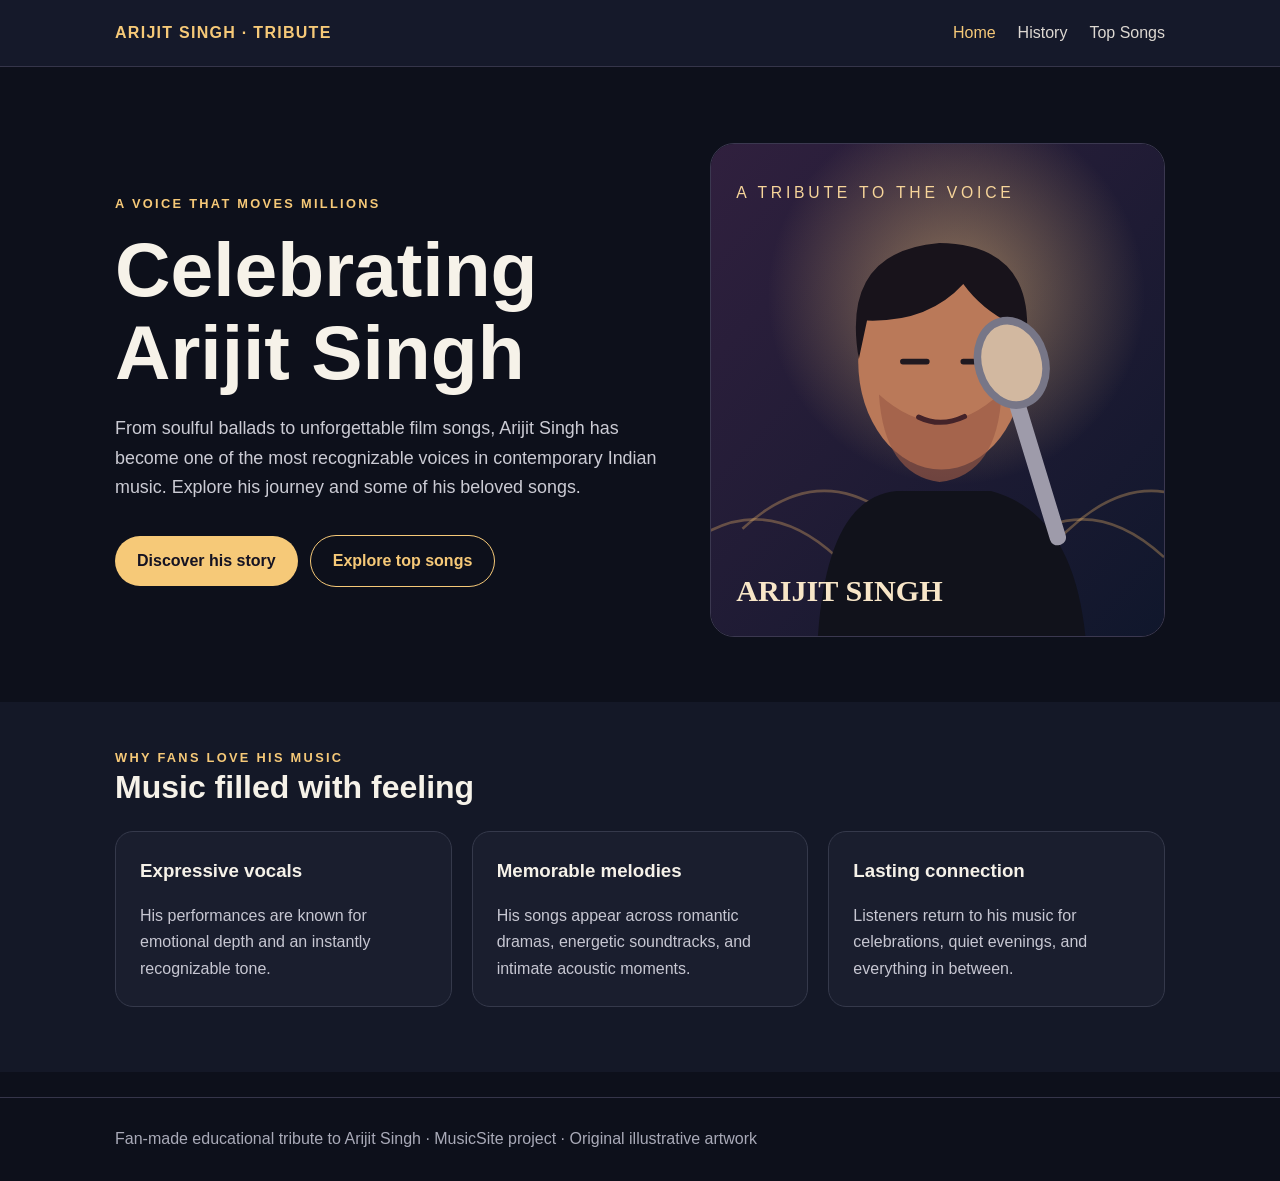
<file: index.html>
<!DOCTYPE html><html lang="en"><head><meta charset="utf-8"><meta name="viewport" content="width=device-width, initial-scale=1"><meta name="description" content="A fan-made tribute to Indian playback singer Arijit Singh."><title>Home | Arijit Singh Tribute</title><link rel="stylesheet" href="style.css"></head><body><header><div class="wrap nav"><a class="brand" href="index.html">ARIJIT SINGH · TRIBUTE</a><nav class="navlinks" aria-label="Main navigation"><a href="index.html" class="active">Home</a><a href="history.html" class="">History</a><a href="songs.html" class="">Top Songs</a></nav></div></header><main><div class="wrap hero"><div><div class="eyebrow">A voice that moves millions</div><h1>Celebrating<br>Arijit Singh</h1><p class="lead">From soulful ballads to unforgettable film songs, Arijit Singh has become one of the most recognizable voices in contemporary Indian music. Explore his journey and some of his beloved songs.</p><a class="button" href="history.html">Discover his story</a><a class="button secondary" href="songs.html">Explore top songs</a></div><img src="arijit-tribute.svg" alt="Original illustrated tribute artwork of a singer with a microphone"></div><section class="section" style="background:#141827"><div class="wrap"><div class="eyebrow">Why fans love his music</div><h2>Music filled with feeling</h2><div class="cards"><article class="card"><h3>Expressive vocals</h3><p>His performances are known for emotional depth and an instantly recognizable tone.</p></article><article class="card"><h3>Memorable melodies</h3><p>His songs appear across romantic dramas, energetic soundtracks, and intimate acoustic moments.</p></article><article class="card"><h3>Lasting connection</h3><p>Listeners return to his music for celebrations, quiet evenings, and everything in between.</p></article></div></div></section></main><footer><div class="wrap">Fan-made educational tribute to Arijit Singh · MusicSite project · Original illustrative artwork</div></footer></body></html>
</file>
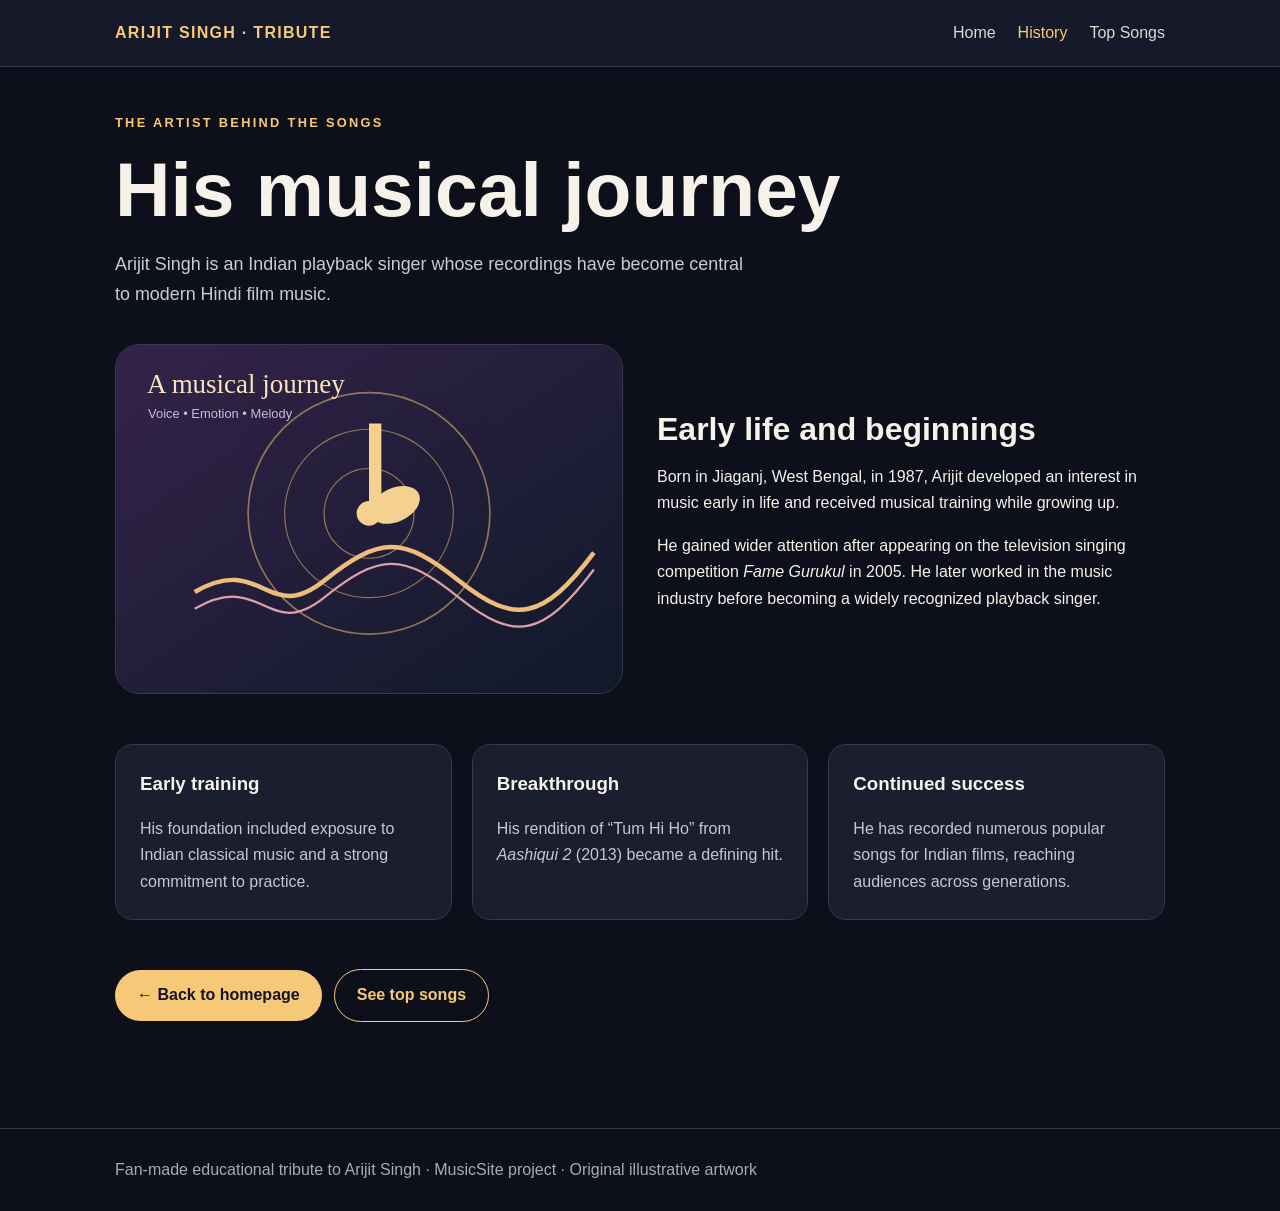
<file: history.html>
<!DOCTYPE html><html lang="en"><head><meta charset="utf-8"><meta name="viewport" content="width=device-width, initial-scale=1"><meta name="description" content="A fan-made tribute to Indian playback singer Arijit Singh."><title>History | Arijit Singh Tribute</title><link rel="stylesheet" href="style.css"></head><body><header><div class="wrap nav"><a class="brand" href="index.html">ARIJIT SINGH · TRIBUTE</a><nav class="navlinks" aria-label="Main navigation"><a href="index.html" class="">Home</a><a href="history.html" class="active">History</a><a href="songs.html" class="">Top Songs</a></nav></div></header><main><section class="wrap section"><div class="eyebrow">The artist behind the songs</div><h1>His musical journey</h1><p class="lead">Arijit Singh is an Indian playback singer whose recordings have become central to modern Hindi film music.</p><div class="feature"><img src="music-journey.svg" alt="Original musical illustration featuring circular sound patterns and a note"><div><h2>Early life and beginnings</h2><p>Born in Jiaganj, West Bengal, in 1987, Arijit developed an interest in music early in life and received musical training while growing up.</p><p>He gained wider attention after appearing on the television singing competition <em>Fame Gurukul</em> in 2005. He later worked in the music industry before becoming a widely recognized playback singer.</p></div></div><div class="cards"><article class="card"><h3>Early training</h3><p>His foundation included exposure to Indian classical music and a strong commitment to practice.</p></article><article class="card"><h3>Breakthrough</h3><p>His rendition of “Tum Hi Ho” from <em>Aashiqui 2</em> (2013) became a defining hit.</p></article><article class="card"><h3>Continued success</h3><p>He has recorded numerous popular songs for Indian films, reaching audiences across generations.</p></article></div><p style="margin-top:35px"><a class="button" href="index.html">← Back to homepage</a><a class="button secondary" href="songs.html">See top songs</a></p></section></main><footer><div class="wrap">Fan-made educational tribute to Arijit Singh · MusicSite project · Original illustrative artwork</div></footer></body></html>
</file>
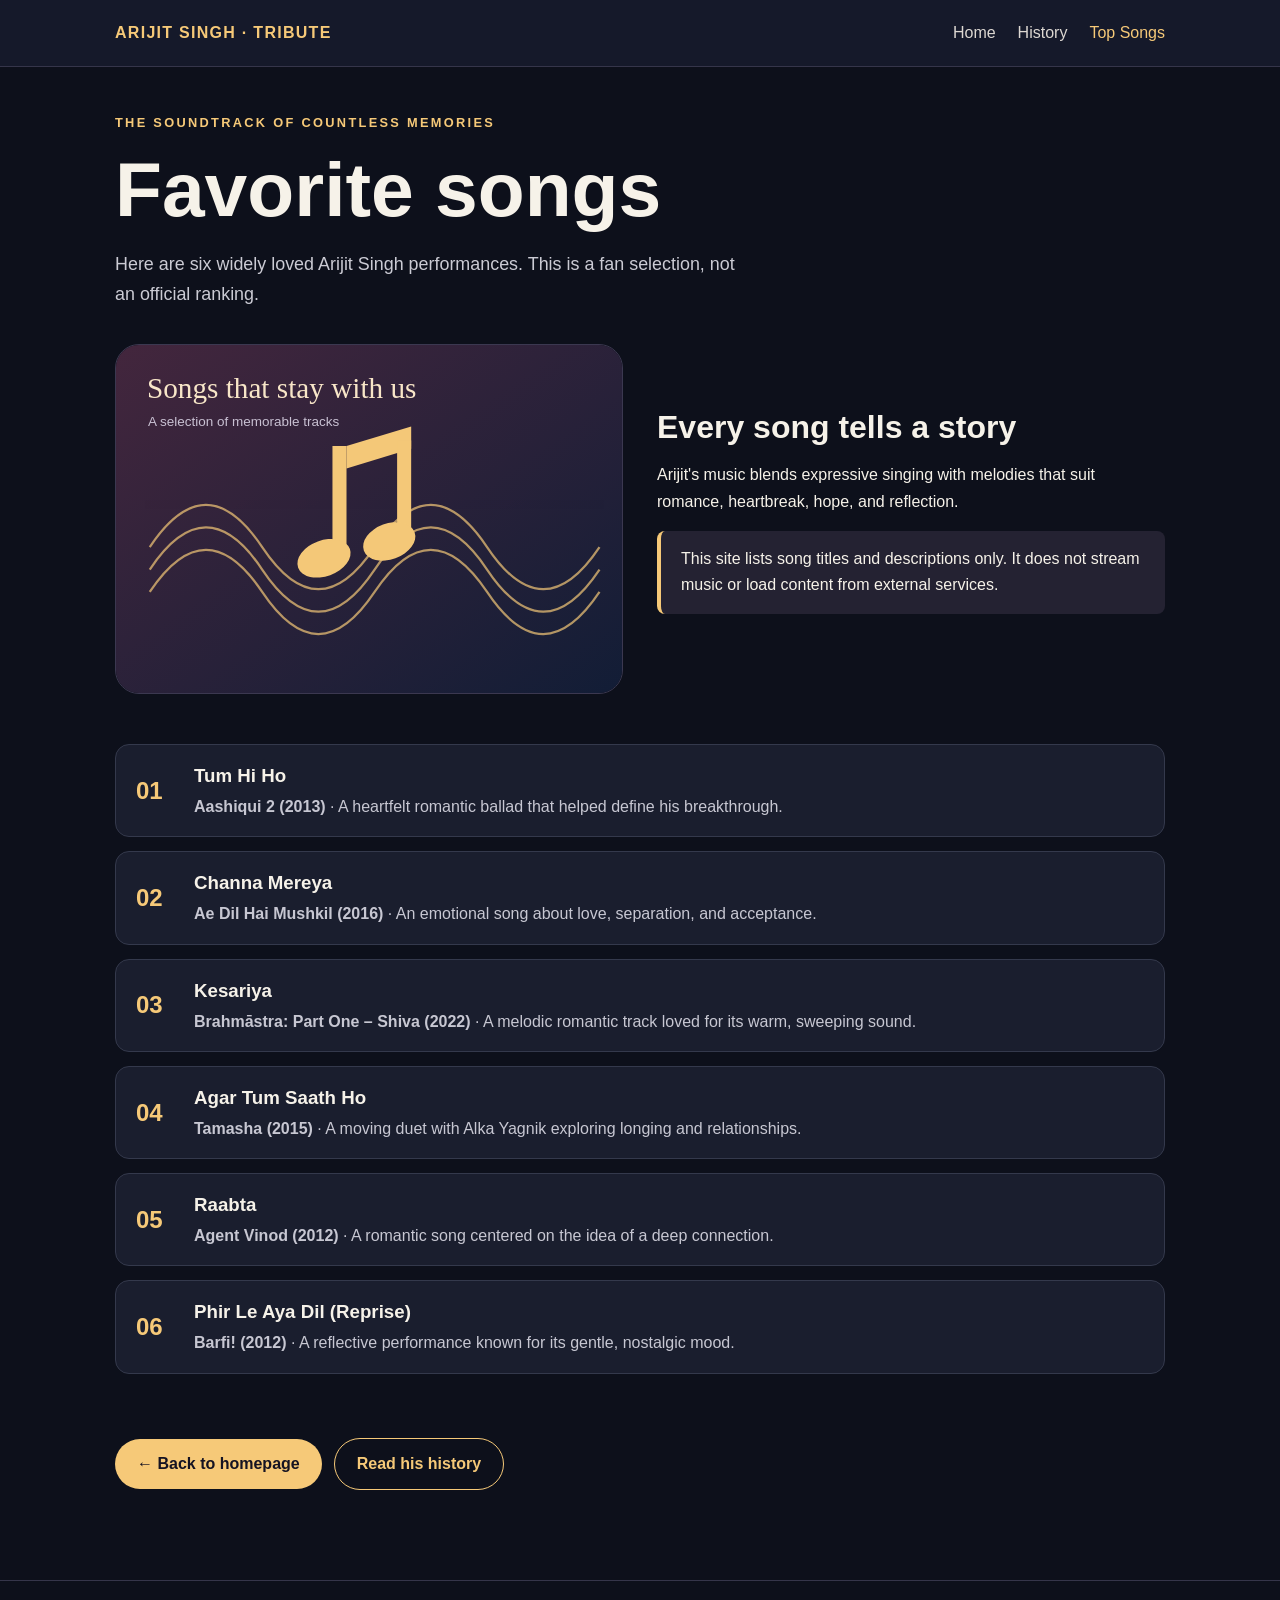
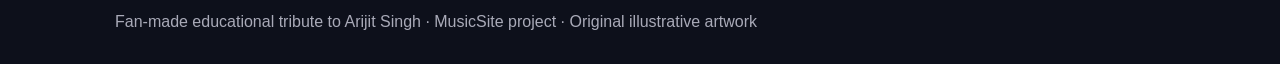
<file: songs.html>
<!DOCTYPE html><html lang="en"><head><meta charset="utf-8"><meta name="viewport" content="width=device-width, initial-scale=1"><meta name="description" content="A fan-made tribute to Indian playback singer Arijit Singh."><title>Top Songs | Arijit Singh Tribute</title><link rel="stylesheet" href="style.css"></head><body><header><div class="wrap nav"><a class="brand" href="index.html">ARIJIT SINGH · TRIBUTE</a><nav class="navlinks" aria-label="Main navigation"><a href="index.html" class="">Home</a><a href="history.html" class="">History</a><a href="songs.html" class="active">Top Songs</a></nav></div></header><main><section class="wrap section"><div class="eyebrow">The soundtrack of countless memories</div><h1>Favorite songs</h1><p class="lead">Here are six widely loved Arijit Singh performances. This is a fan selection, not an official ranking.</p><div class="feature"><img src="song-notes.svg" alt="Original illustration of golden musical notes and flowing sound waves"><div><h2>Every song tells a story</h2><p>Arijit's music blends expressive singing with melodies that suit romance, heartbreak, hope, and reflection.</p><p class="note">This site lists song titles and descriptions only. It does not stream music or load content from external services.</p></div></div><div class="songlist"><article class="song"><span class="number">01</span><div><h3>Tum Hi Ho</h3><p><strong>Aashiqui 2 (2013)</strong> · A heartfelt romantic ballad that helped define his breakthrough.</p></div></article><article class="song"><span class="number">02</span><div><h3>Channa Mereya</h3><p><strong>Ae Dil Hai Mushkil (2016)</strong> · An emotional song about love, separation, and acceptance.</p></div></article><article class="song"><span class="number">03</span><div><h3>Kesariya</h3><p><strong>Brahmāstra: Part One – Shiva (2022)</strong> · A melodic romantic track loved for its warm, sweeping sound.</p></div></article><article class="song"><span class="number">04</span><div><h3>Agar Tum Saath Ho</h3><p><strong>Tamasha (2015)</strong> · A moving duet with Alka Yagnik exploring longing and relationships.</p></div></article><article class="song"><span class="number">05</span><div><h3>Raabta</h3><p><strong>Agent Vinod (2012)</strong> · A romantic song centered on the idea of a deep connection.</p></div></article><article class="song"><span class="number">06</span><div><h3>Phir Le Aya Dil (Reprise)</h3><p><strong>Barfi! (2012)</strong> · A reflective performance known for its gentle, nostalgic mood.</p></div></article></div><a class="button" href="index.html">← Back to homepage</a><a class="button secondary" href="history.html">Read his history</a></section></main><footer><div class="wrap">Fan-made educational tribute to Arijit Singh · MusicSite project · Original illustrative artwork</div></footer></body></html>
</file>
<file: style.css>
*{box-sizing:border-box}body{margin:0;background:#0d101b;color:#f6f2e9;font-family:Arial,Helvetica,sans-serif;line-height:1.65}a{color:inherit}header{background:#15192a;border-bottom:1px solid #35354a}.wrap{width:min(1050px,92%);margin:auto}.nav{display:flex;align-items:center;justify-content:space-between;gap:20px;padding:20px 0;flex-wrap:wrap}.brand{font-weight:800;letter-spacing:.08em;text-decoration:none;color:#f6c978}.navlinks{display:flex;gap:22px;flex-wrap:wrap}.navlinks a{text-decoration:none;color:#ddd8d2}.navlinks a:hover,.navlinks .active{color:#f6c978}.hero{display:grid;grid-template-columns:1.1fr .9fr;align-items:center;gap:38px;padding:76px 0 65px}.eyebrow{color:#f6c978;letter-spacing:.18em;text-transform:uppercase;font-size:.8rem;font-weight:bold}h1{font-size:clamp(2.6rem,6vw,5rem);line-height:1.08;margin:14px 0 20px}h2{font-size:2rem;line-height:1.2;margin:0 0 15px}h3{margin:0 0 8px}.lead{font-size:1.12rem;color:#cbcbd4;max-width:630px}.hero img,.feature img{width:100%;display:block;border-radius:24px;border:1px solid #3b3850}.button{display:inline-block;background:#f6c978;color:#151322;padding:12px 22px;border-radius:30px;text-decoration:none;font-weight:bold;margin:14px 12px 0 0}.button.secondary{background:transparent;color:#f6c978;border:1px solid #f6c978}.section{padding:45px 0 65px}.muted{color:#cbcbd4}.cards{display:grid;grid-template-columns:repeat(3,1fr);gap:20px;margin-top:25px}.card{background:#1a1e2e;border:1px solid #35394b;padding:24px;border-radius:18px}.card p{margin-bottom:0;color:#c7c7d2}.feature{display:grid;grid-template-columns:1fr 1fr;gap:34px;align-items:center;margin:34px 0 50px}.songlist{display:grid;gap:14px;margin:28px 0 50px}.song{display:flex;align-items:center;gap:22px;background:#1a1e2e;border:1px solid #34394c;padding:16px 20px;border-radius:14px}.number{font-size:1.5rem;font-weight:bold;color:#f6c978;min-width:36px}.song h3{margin:0}.song p{margin:2px 0 0;color:#c7c7d2}.note{background:#242232;border-left:4px solid #f6c978;padding:15px 20px;border-radius:8px}footer{border-top:1px solid #35354a;color:#a9aab8;padding:28px 0;margin-top:25px}@media(max-width:720px){.hero,.feature{grid-template-columns:1fr}.hero{padding:45px 0}.cards{grid-template-columns:1fr}.nav{align-items:flex-start}}
</file>
